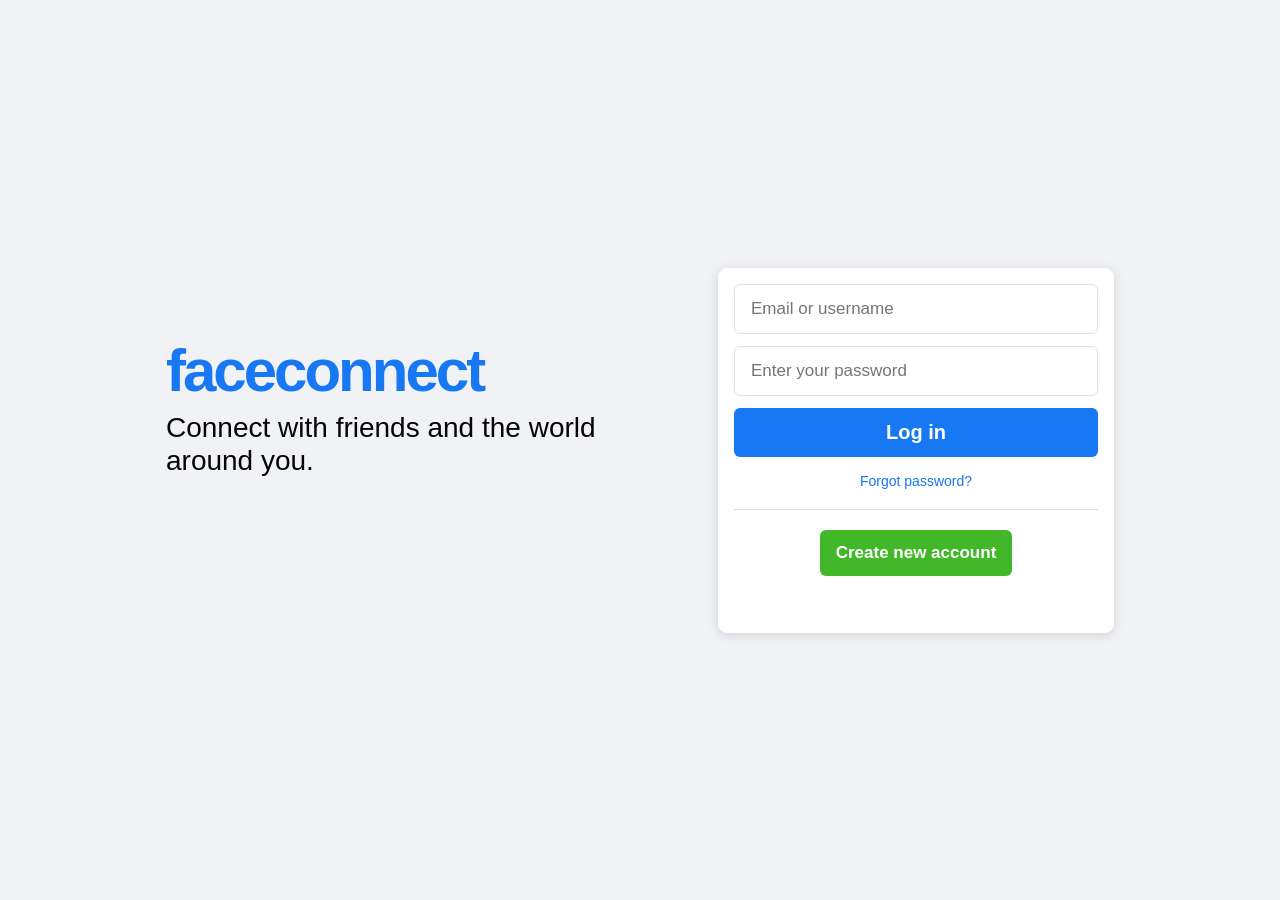
<file: src/main/resources/static/index.html>
<!doctype html>
<html lang="en">
<head>
  <meta charset="UTF-8" />
  <meta name="viewport" content="width=device-width, initial-scale=1.0" />
  <title>FaceConnect</title>
  <link rel="stylesheet" href="styles.css" />
</head>
<body>
  <main id="authView" class="auth-page">
    <section class="brand-panel">
      <h1>faceconnect</h1>
      <p>Connect with friends and the world around you.</p>
    </section>
    <section class="auth-card">
      <h2 class="mobile-login-title">Log in to FaceConnect</h2>
      <form id="loginForm">
        <input id="loginUser" aria-label="Email or username" placeholder="Email or username" required />
        <input id="loginPassword" aria-label="Password" type="password" placeholder="Enter your password" required />
        <button class="primary" type="submit">Log in</button>
        <a href="#" id="forgotPassword">Forgot password?</a>
        <hr />
        <button class="create" id="showSignup" type="button">Create new account</button>
      </form>
      <p id="authMessage" class="message"></p>
      <p class="mobile-brand">∞ <strong>FaceConnect</strong></p>
    </section>
  </main>

  <div id="signupModal" class="modal hidden" role="dialog" aria-modal="true">
    <form id="signupForm" class="signup-card">
      <button class="close" type="button" data-close>×</button>
      <h2>Create a new account</h2><p>It's quick and easy.</p>
      <div class="names"><input id="firstName" placeholder="First name" required /><input id="lastName" placeholder="Surname" required /></div>
      <input id="signupEmail" type="email" placeholder="Email address" required />
      <input id="signupPassword" type="password" minlength="8" placeholder="New password (8+ characters)" required />
      <button class="primary" type="submit">Sign up</button>
    </form>
  </div>
  <div id="resetModal" class="modal hidden" role="dialog" aria-modal="true"><form id="resetForm" class="signup-card password-reset"><button class="close" type="button" data-close>×</button><h2>Choose a password</h2><p class="password-rule">Your password must have at least 6 letters, numbers and symbols (like ! and %).</p><label for="resetUser">Username</label><input id="resetUser" placeholder="Username" required /><label for="resetPassword">Password</label><input id="resetPassword" type="password" placeholder="Password" required /><button class="primary" type="submit">Update password</button><p id="resetMessage" class="message"></p></form></div>

  <div id="appView" class="hidden">
    <header class="topbar">
      <div class="brand"><div class="logo">f</div><b>faceconnect</b></div><div class="search">⌕ <input id="searchInput" placeholder="Search FaceConnect" /></div>
      <nav><button id="navHome" title="Home" class="nav-active"><span>⌂</span><em>Home</em></button><button id="navFriends" title="Friends"><span>♟</span><em>Friends</em></button><button id="navWatch" title="Watch"><span>▶</span><em>Watch</em></button><button id="navMarketplace" title="Marketplace"><span>▰</span><em>Marketplace</em></button></nav>
      <div class="actions"><button id="createButton" title="Create a post">⊕</button><button id="notificationsButton" title="Notifications">♢<i id="notificationBadge">3</i></button><button id="messageButton" title="Messages">✉<i id="messageBadge">2</i></button><button id="logoutButton" class="account-trigger" title="Account menu"><span>G</span><b>⌄</b></button></div>
    </header>
    <div class="layout">
      <aside class="left-menu">
        <button id="profileButton" class="profile-line"><span class="avatar blue">G</span> Gagan</button>
        <button data-view="friends">◉ &nbsp; Friends</button><button data-view="memories">◷ &nbsp; Memories</button><button data-view="saved">▣ &nbsp; Saved</button><button data-view="groups">▦ &nbsp; Groups</button><button data-view="marketplace">▰ &nbsp; Marketplace</button><button data-view="events">◉ &nbsp; Events</button>
      </aside>
      <section class="feed">
        <div class="stories"><article class="story own"><span class="story-add">+</span><b>Create story</b></article><article class="story s1"><b>Bob Jones</b></article><article class="story s2"><b>Carol Ray</b></article><article class="story s3"><b>David Kim</b></article></div>
        <div class="composer"><div class="composer-top"><span class="avatar blue">G</span><button id="openComposer">What's on your mind, Gagan?</button></div><div class="composer-actions"><button>▣ Live video</button><button id="photoButton">▧ Photo/video</button><button id="feelingButton">☺ Feeling/activity</button></div></div>
        <div id="feedPosts"></div>
        <section id="secondaryView" class="secondary-view hidden"></section>
      </section>
      <aside class="right-menu"><h3>Sponsored</h3><div class="ad"><div class="ad-image"></div><b>Discover new ideas</b><small>faceconnect.local</small></div><hr /><h3>Contacts</h3><div class="contact"><span class="online"></span><span class="avatar green">B</span> Bob Jones</div><div class="contact"><span class="online"></span><span class="avatar purple">C</span> Carol Ray</div><div class="contact"><span class="avatar orange">D</span> David Kim</div></aside>
    </div>
  </div>

  <div id="postModal" class="modal hidden" role="dialog" aria-modal="true"><form id="postForm" class="post-card"><button class="close" type="button" data-close>×</button><h2>Create post</h2><div class="post-author"><span class="avatar blue">G</span><b>Gagan</b></div><textarea id="postText" maxlength="500" placeholder="What's on your mind, Gagan?"></textarea><label class="media-picker">▧ Add photo or video<input id="mediaInput" type="file" accept="image/*,video/*" /></label><input id="mediaUrl" type="url" placeholder="Or paste an image/video URL" /><div id="mediaPreview" class="media-preview hidden"></div><button class="primary" type="submit">Post</button></form></div>
  <div id="commentModal" class="modal hidden" role="dialog" aria-modal="true"><form id="commentForm" class="post-card"><button class="close" type="button" data-close>×</button><h2>Comments</h2><div id="commentList" class="comment-list"></div><input id="commentText" placeholder="Write a comment..." required /><button class="primary" type="submit">Comment</button></form></div>
  <div id="messagesPanel" class="floating-panel hidden"><header><b>Messages</b><button data-close-panel="messagesPanel">×</button></header><div id="conversation" class="conversation"></div><form id="messageForm"><input id="messageText" placeholder="Message Bob..." required /><button>Send</button></form></div>
  <div id="notificationsPanel" class="floating-panel hidden"><header><b>Notifications</b><button data-close-panel="notificationsPanel">×</button></header><div id="notificationList"></div></div>
  <div id="accountPanel" class="floating-panel account-panel hidden"><button id="accountCard" class="account-card"><span class="avatar blue">G</span><span><b>Gagan</b><small>See your profile</small></span></button><button id="accountProfile">👤 See your profile</button><button id="settingsButton">⚙ Settings & privacy <span>›</span></button><label class="dark-option">☾ Dark mode <input id="darkMode" type="checkbox" /></label><hr /><button id="confirmLogout">↪ Log out</button></div>
  <div id="settingsPanel" class="floating-panel account-panel hidden"><header><button id="settingsBack">‹</button><b>Settings & privacy</b><span></span></header><button data-setting="Privacy checkup">🔒 Privacy checkup</button><button data-setting="Notification settings">🔔 Notification settings</button><button data-setting="Your activity log">▤ Your activity log</button><button data-setting="Help & support">?</button></div>
  <div id="searchPanel" class="search-panel hidden"></div>
  <div id="toast" class="toast hidden"></div>
  <script src="app.js"></script>
</body>
</html>
</file>
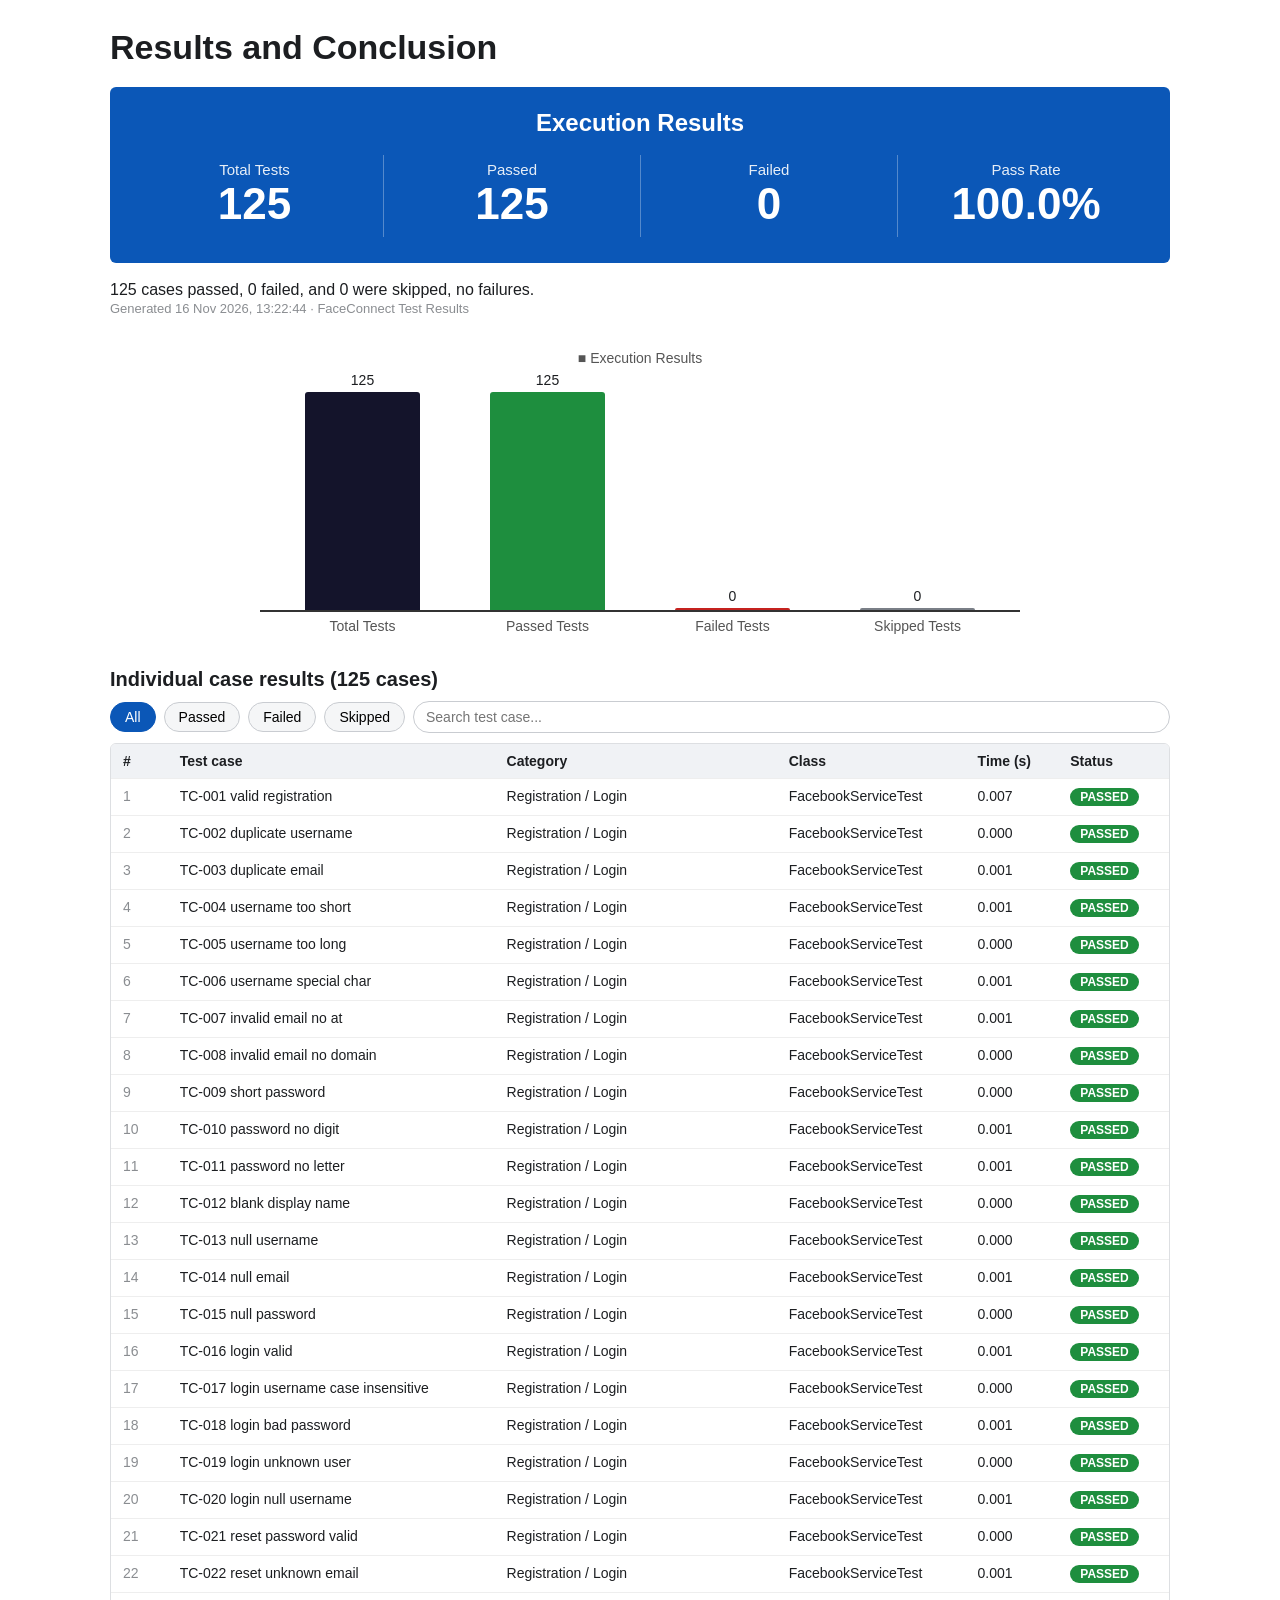
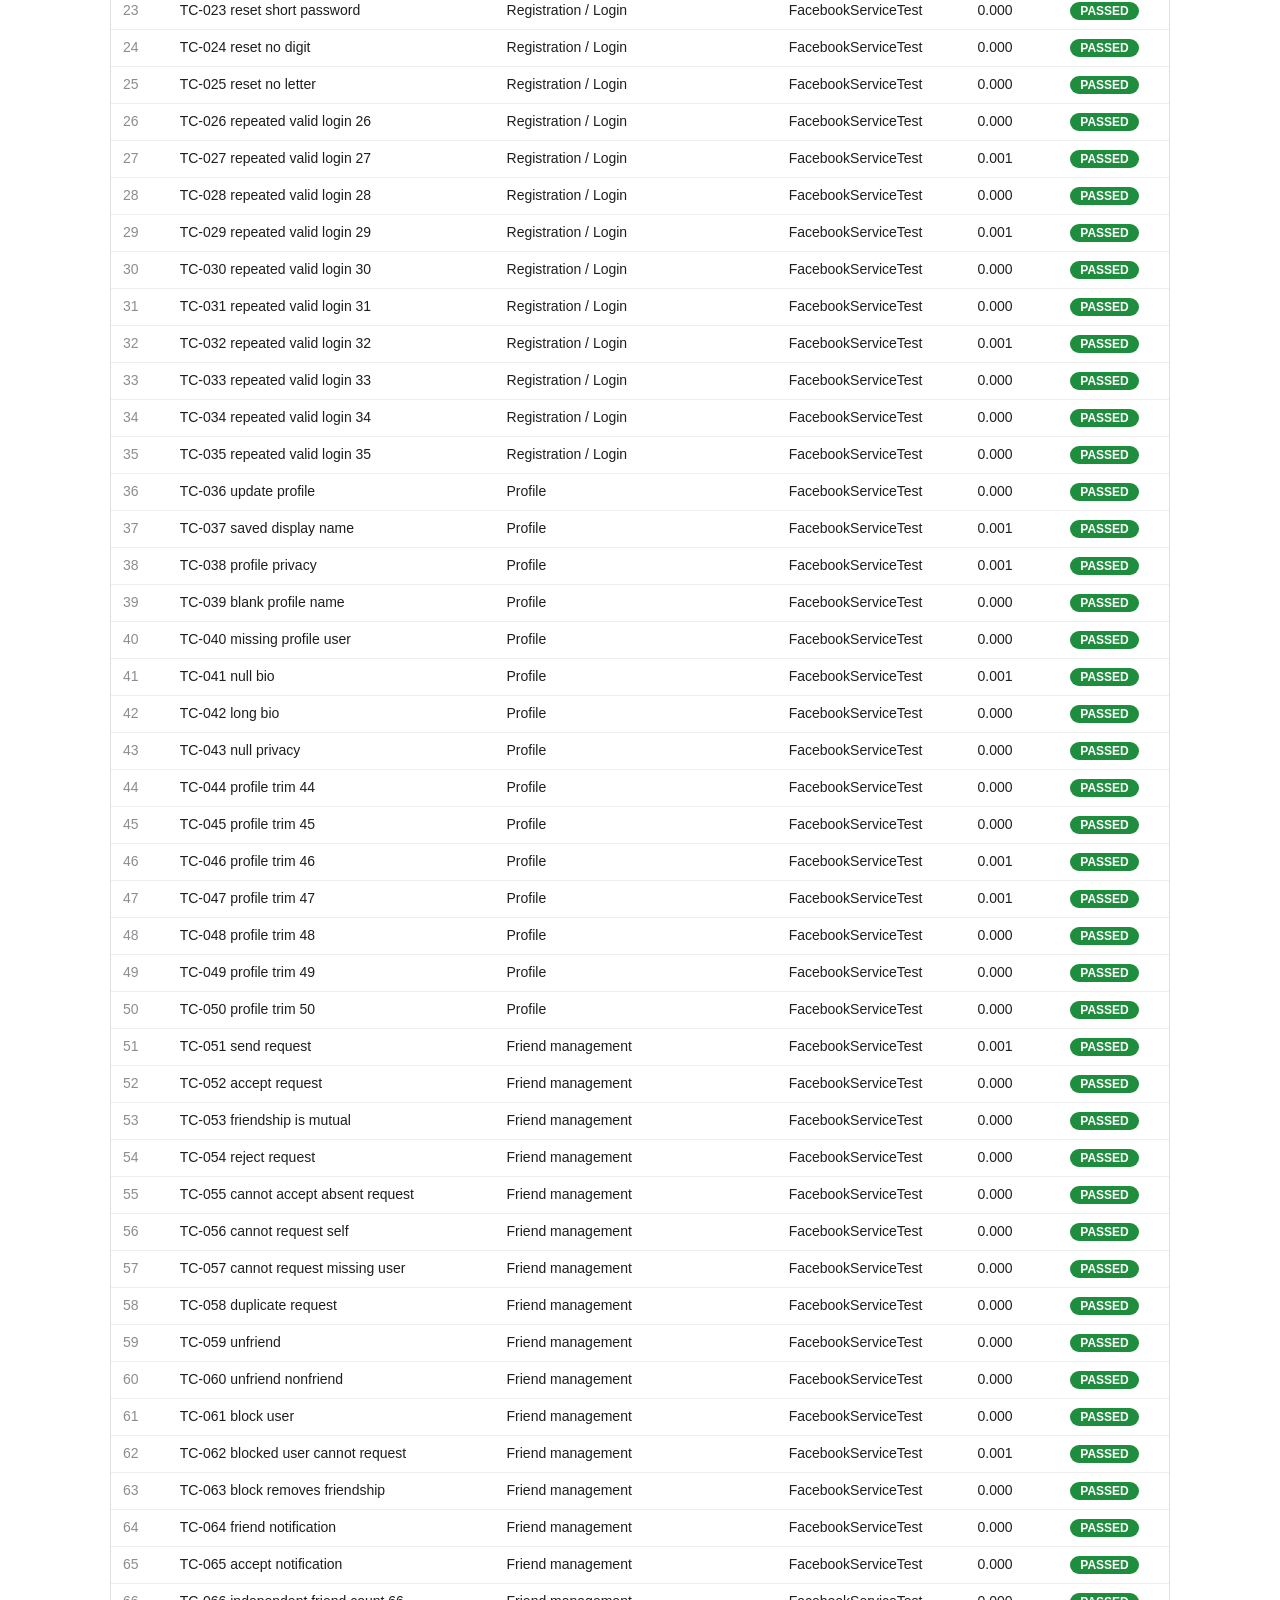
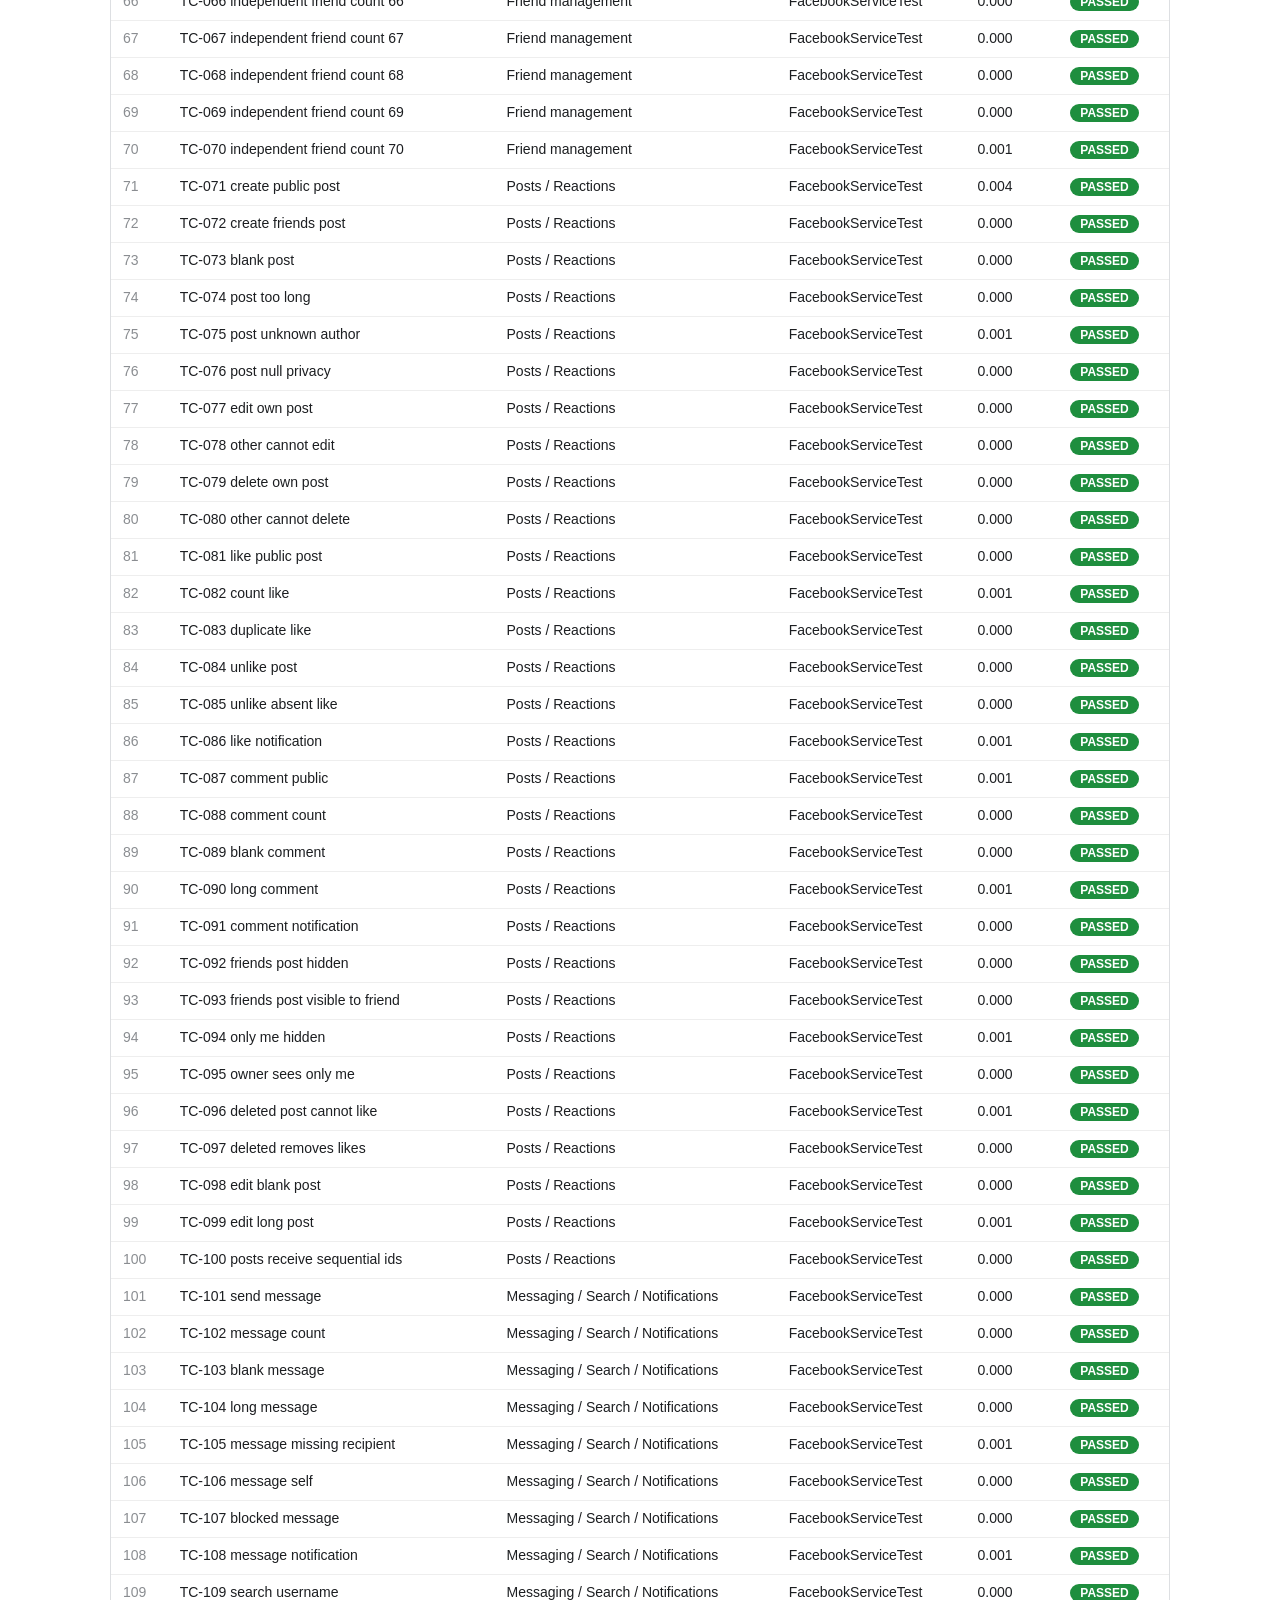
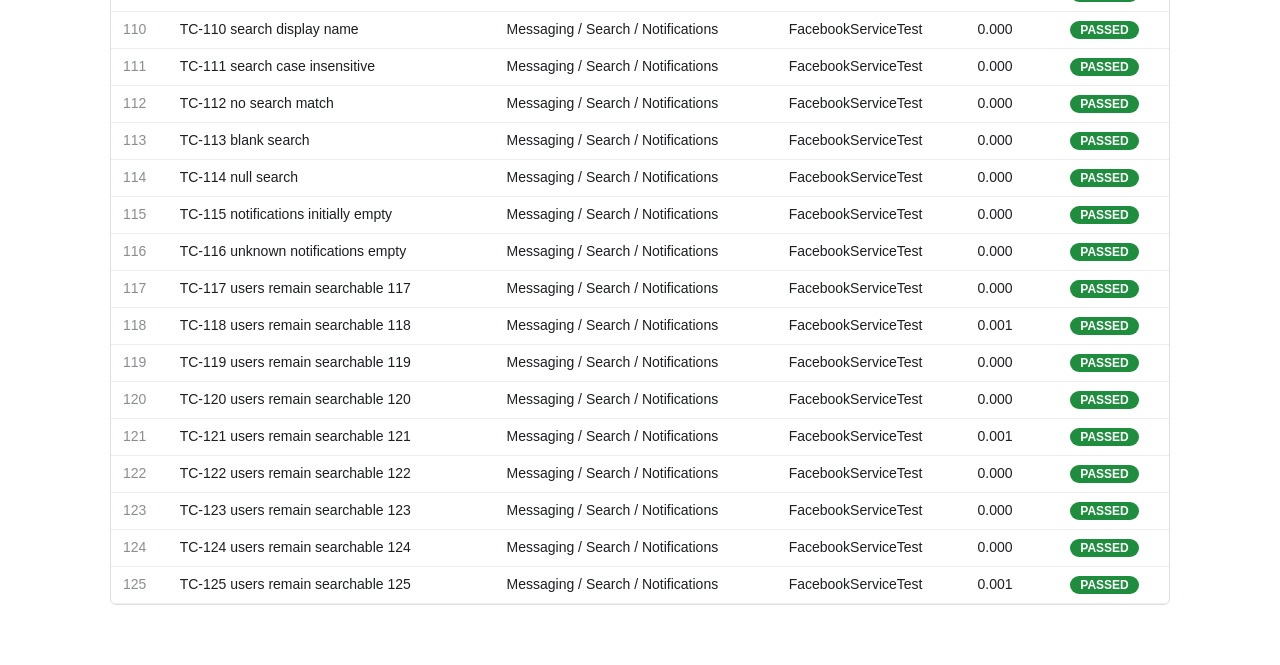
<file: test-report.html>
<!DOCTYPE html>
<html lang="en"><head><meta charset="utf-8">
<meta name="viewport" content="width=device-width, initial-scale=1">
<title>FaceConnect Test Results</title>
<style>
  *{box-sizing:border-box} body{margin:0;font-family:-apple-system,"Segoe UI",Roboto,Arial,sans-serif;color:#1c1e21;background:#fff}
  .wrap{max-width:1100px;margin:0 auto;padding:28px 20px 60px}
  h1{font-size:34px;margin:0 0 20px}
  .banner{background:#0b57b7;color:#fff;border-radius:6px;padding:22px 16px 26px;text-align:center}
  .banner h2{margin:0 0 18px;font-size:24px}
  .stats{display:flex;justify-content:center;flex-wrap:wrap}
  .stat{flex:1 1 140px;max-width:260px;padding:6px 10px;border-left:1px solid rgba(255,255,255,.3)}
  .stat:first-child{border-left:0}
  .stat .l{font-size:15px;opacity:.9} .stat .v{font-size:44px;font-weight:700;line-height:1.2}
  .summary{margin:18px 0 2px;font-size:16px} .stamp{color:#8a8d91;font-size:13px}
  .chart{margin:34px auto 10px;max-width:760px}
  .legend{text-align:center;font-size:14px;color:#555;margin-bottom:6px}
  .bars{display:flex;align-items:flex-end;justify-content:space-around;height:240px;border-bottom:2px solid #333;padding:0 10px}
  .bcol{flex:1;display:flex;flex-direction:column;align-items:center;justify-content:flex-end;height:100%}
  .bnum{font-size:14px;margin-bottom:4px} .bar{width:62%;border-radius:3px 3px 0 0;min-height:2px}
  .labels{display:flex;justify-content:space-around;padding:6px 10px 0;font-size:14px;color:#555}
  .labels div{flex:1;text-align:center}
  h3{margin:34px 0 10px;font-size:20px}
  .tools{display:flex;gap:8px;flex-wrap:wrap;align-items:center;margin-bottom:10px}
  .tools button{border:1px solid #c9ccd1;background:#f5f6f7;border-radius:18px;padding:6px 14px;cursor:pointer;font-size:14px}
  .tools button.on{background:#0b57b7;border-color:#0b57b7;color:#fff}
  .tools input{flex:1;min-width:180px;padding:7px 12px;border:1px solid #c9ccd1;border-radius:18px;font-size:14px}
  .tblwrap{overflow-x:auto;border:1px solid #dddfe2;border-radius:6px}
  table{border-collapse:collapse;width:100%;font-size:14px} th,td{padding:9px 12px;text-align:left;border-bottom:1px solid #eee;vertical-align:top}
  th{background:#f0f2f5;position:sticky;top:0} tr:hover td{background:#fafbfc}
  .badge{display:inline-block;padding:2px 10px;border-radius:12px;font-size:12px;font-weight:700;color:#fff}
  .passed{background:#1e8e3e} .failed{background:#c5221f} .skipped{background:#7a7f87}
  .detail{color:#c5221f;font-size:12px;margin-top:4px;white-space:pre-wrap}
  .muted{color:#8a8d91}
</style></head><body><div class="wrap">
<h1>Results and Conclusion</h1>
<div class="banner"><h2>Execution Results</h2>
  <div class="stats">
    <div class="stat"><div class="l">Total Tests</div><div class="v">125</div></div>
    <div class="stat"><div class="l">Passed</div><div class="v">125</div></div>
    <div class="stat"><div class="l">Failed</div><div class="v">0</div></div>
    <div class="stat"><div class="l">Pass Rate</div><div class="v">100.0%</div></div>
  </div></div>
<p class="summary">125 cases passed, 0 failed, and 0 were skipped, no failures.</p>
<div class="stamp">Generated 16 Nov 2026, 13:22:44 &middot; FaceConnect Test Results</div>

<div class="chart"><div class="legend">&#9632; Execution Results</div>
  <div class="bars">
    <div class="bcol"><div class="bnum">125</div><div class="bar" style="height:100.0%;background:#14142b"></div></div>
    <div class="bcol"><div class="bnum">125</div><div class="bar" style="height:100.0%;background:#1e8e3e"></div></div>
    <div class="bcol"><div class="bnum">0</div><div class="bar" style="height:0%;background:#c5221f"></div></div>
    <div class="bcol"><div class="bnum">0</div><div class="bar" style="height:0%;background:#7a7f87"></div></div>
  </div>
  <div class="labels"><div>Total Tests</div><div>Passed Tests</div><div>Failed Tests</div><div>Skipped Tests</div></div>
</div>

<h3>Individual case results (125 cases)</h3>
<div class="tools">
  <button class="on" data-f="all">All</button><button data-f="passed">Passed</button>
  <button data-f="failed">Failed</button><button data-f="skipped">Skipped</button>
  <input id="q" placeholder="Search test case...">
</div>
<div class="tblwrap"><table id="t"><thead><tr><th>#</th><th>Test case</th><th>Category</th><th>Class</th><th>Time (s)</th><th>Status</th></tr></thead>
<tbody>
<tr data-s="passed"><td class="muted">1</td><td>TC-001 valid registration</td><td>Registration / Login</td><td>FacebookServiceTest</td><td>0.007</td><td><span class="badge passed">PASSED</span></td></tr>
<tr data-s="passed"><td class="muted">2</td><td>TC-002 duplicate username</td><td>Registration / Login</td><td>FacebookServiceTest</td><td>0.000</td><td><span class="badge passed">PASSED</span></td></tr>
<tr data-s="passed"><td class="muted">3</td><td>TC-003 duplicate email</td><td>Registration / Login</td><td>FacebookServiceTest</td><td>0.001</td><td><span class="badge passed">PASSED</span></td></tr>
<tr data-s="passed"><td class="muted">4</td><td>TC-004 username too short</td><td>Registration / Login</td><td>FacebookServiceTest</td><td>0.001</td><td><span class="badge passed">PASSED</span></td></tr>
<tr data-s="passed"><td class="muted">5</td><td>TC-005 username too long</td><td>Registration / Login</td><td>FacebookServiceTest</td><td>0.000</td><td><span class="badge passed">PASSED</span></td></tr>
<tr data-s="passed"><td class="muted">6</td><td>TC-006 username special char</td><td>Registration / Login</td><td>FacebookServiceTest</td><td>0.001</td><td><span class="badge passed">PASSED</span></td></tr>
<tr data-s="passed"><td class="muted">7</td><td>TC-007 invalid email no at</td><td>Registration / Login</td><td>FacebookServiceTest</td><td>0.001</td><td><span class="badge passed">PASSED</span></td></tr>
<tr data-s="passed"><td class="muted">8</td><td>TC-008 invalid email no domain</td><td>Registration / Login</td><td>FacebookServiceTest</td><td>0.000</td><td><span class="badge passed">PASSED</span></td></tr>
<tr data-s="passed"><td class="muted">9</td><td>TC-009 short password</td><td>Registration / Login</td><td>FacebookServiceTest</td><td>0.000</td><td><span class="badge passed">PASSED</span></td></tr>
<tr data-s="passed"><td class="muted">10</td><td>TC-010 password no digit</td><td>Registration / Login</td><td>FacebookServiceTest</td><td>0.001</td><td><span class="badge passed">PASSED</span></td></tr>
<tr data-s="passed"><td class="muted">11</td><td>TC-011 password no letter</td><td>Registration / Login</td><td>FacebookServiceTest</td><td>0.001</td><td><span class="badge passed">PASSED</span></td></tr>
<tr data-s="passed"><td class="muted">12</td><td>TC-012 blank display name</td><td>Registration / Login</td><td>FacebookServiceTest</td><td>0.000</td><td><span class="badge passed">PASSED</span></td></tr>
<tr data-s="passed"><td class="muted">13</td><td>TC-013 null username</td><td>Registration / Login</td><td>FacebookServiceTest</td><td>0.000</td><td><span class="badge passed">PASSED</span></td></tr>
<tr data-s="passed"><td class="muted">14</td><td>TC-014 null email</td><td>Registration / Login</td><td>FacebookServiceTest</td><td>0.001</td><td><span class="badge passed">PASSED</span></td></tr>
<tr data-s="passed"><td class="muted">15</td><td>TC-015 null password</td><td>Registration / Login</td><td>FacebookServiceTest</td><td>0.000</td><td><span class="badge passed">PASSED</span></td></tr>
<tr data-s="passed"><td class="muted">16</td><td>TC-016 login valid</td><td>Registration / Login</td><td>FacebookServiceTest</td><td>0.001</td><td><span class="badge passed">PASSED</span></td></tr>
<tr data-s="passed"><td class="muted">17</td><td>TC-017 login username case insensitive</td><td>Registration / Login</td><td>FacebookServiceTest</td><td>0.000</td><td><span class="badge passed">PASSED</span></td></tr>
<tr data-s="passed"><td class="muted">18</td><td>TC-018 login bad password</td><td>Registration / Login</td><td>FacebookServiceTest</td><td>0.001</td><td><span class="badge passed">PASSED</span></td></tr>
<tr data-s="passed"><td class="muted">19</td><td>TC-019 login unknown user</td><td>Registration / Login</td><td>FacebookServiceTest</td><td>0.000</td><td><span class="badge passed">PASSED</span></td></tr>
<tr data-s="passed"><td class="muted">20</td><td>TC-020 login null username</td><td>Registration / Login</td><td>FacebookServiceTest</td><td>0.001</td><td><span class="badge passed">PASSED</span></td></tr>
<tr data-s="passed"><td class="muted">21</td><td>TC-021 reset password valid</td><td>Registration / Login</td><td>FacebookServiceTest</td><td>0.000</td><td><span class="badge passed">PASSED</span></td></tr>
<tr data-s="passed"><td class="muted">22</td><td>TC-022 reset unknown email</td><td>Registration / Login</td><td>FacebookServiceTest</td><td>0.001</td><td><span class="badge passed">PASSED</span></td></tr>
<tr data-s="passed"><td class="muted">23</td><td>TC-023 reset short password</td><td>Registration / Login</td><td>FacebookServiceTest</td><td>0.000</td><td><span class="badge passed">PASSED</span></td></tr>
<tr data-s="passed"><td class="muted">24</td><td>TC-024 reset no digit</td><td>Registration / Login</td><td>FacebookServiceTest</td><td>0.000</td><td><span class="badge passed">PASSED</span></td></tr>
<tr data-s="passed"><td class="muted">25</td><td>TC-025 reset no letter</td><td>Registration / Login</td><td>FacebookServiceTest</td><td>0.000</td><td><span class="badge passed">PASSED</span></td></tr>
<tr data-s="passed"><td class="muted">26</td><td>TC-026 repeated valid login 26</td><td>Registration / Login</td><td>FacebookServiceTest</td><td>0.000</td><td><span class="badge passed">PASSED</span></td></tr>
<tr data-s="passed"><td class="muted">27</td><td>TC-027 repeated valid login 27</td><td>Registration / Login</td><td>FacebookServiceTest</td><td>0.001</td><td><span class="badge passed">PASSED</span></td></tr>
<tr data-s="passed"><td class="muted">28</td><td>TC-028 repeated valid login 28</td><td>Registration / Login</td><td>FacebookServiceTest</td><td>0.000</td><td><span class="badge passed">PASSED</span></td></tr>
<tr data-s="passed"><td class="muted">29</td><td>TC-029 repeated valid login 29</td><td>Registration / Login</td><td>FacebookServiceTest</td><td>0.001</td><td><span class="badge passed">PASSED</span></td></tr>
<tr data-s="passed"><td class="muted">30</td><td>TC-030 repeated valid login 30</td><td>Registration / Login</td><td>FacebookServiceTest</td><td>0.000</td><td><span class="badge passed">PASSED</span></td></tr>
<tr data-s="passed"><td class="muted">31</td><td>TC-031 repeated valid login 31</td><td>Registration / Login</td><td>FacebookServiceTest</td><td>0.000</td><td><span class="badge passed">PASSED</span></td></tr>
<tr data-s="passed"><td class="muted">32</td><td>TC-032 repeated valid login 32</td><td>Registration / Login</td><td>FacebookServiceTest</td><td>0.001</td><td><span class="badge passed">PASSED</span></td></tr>
<tr data-s="passed"><td class="muted">33</td><td>TC-033 repeated valid login 33</td><td>Registration / Login</td><td>FacebookServiceTest</td><td>0.000</td><td><span class="badge passed">PASSED</span></td></tr>
<tr data-s="passed"><td class="muted">34</td><td>TC-034 repeated valid login 34</td><td>Registration / Login</td><td>FacebookServiceTest</td><td>0.000</td><td><span class="badge passed">PASSED</span></td></tr>
<tr data-s="passed"><td class="muted">35</td><td>TC-035 repeated valid login 35</td><td>Registration / Login</td><td>FacebookServiceTest</td><td>0.000</td><td><span class="badge passed">PASSED</span></td></tr>
<tr data-s="passed"><td class="muted">36</td><td>TC-036 update profile</td><td>Profile</td><td>FacebookServiceTest</td><td>0.000</td><td><span class="badge passed">PASSED</span></td></tr>
<tr data-s="passed"><td class="muted">37</td><td>TC-037 saved display name</td><td>Profile</td><td>FacebookServiceTest</td><td>0.001</td><td><span class="badge passed">PASSED</span></td></tr>
<tr data-s="passed"><td class="muted">38</td><td>TC-038 profile privacy</td><td>Profile</td><td>FacebookServiceTest</td><td>0.001</td><td><span class="badge passed">PASSED</span></td></tr>
<tr data-s="passed"><td class="muted">39</td><td>TC-039 blank profile name</td><td>Profile</td><td>FacebookServiceTest</td><td>0.000</td><td><span class="badge passed">PASSED</span></td></tr>
<tr data-s="passed"><td class="muted">40</td><td>TC-040 missing profile user</td><td>Profile</td><td>FacebookServiceTest</td><td>0.000</td><td><span class="badge passed">PASSED</span></td></tr>
<tr data-s="passed"><td class="muted">41</td><td>TC-041 null bio</td><td>Profile</td><td>FacebookServiceTest</td><td>0.001</td><td><span class="badge passed">PASSED</span></td></tr>
<tr data-s="passed"><td class="muted">42</td><td>TC-042 long bio</td><td>Profile</td><td>FacebookServiceTest</td><td>0.000</td><td><span class="badge passed">PASSED</span></td></tr>
<tr data-s="passed"><td class="muted">43</td><td>TC-043 null privacy</td><td>Profile</td><td>FacebookServiceTest</td><td>0.000</td><td><span class="badge passed">PASSED</span></td></tr>
<tr data-s="passed"><td class="muted">44</td><td>TC-044 profile trim 44</td><td>Profile</td><td>FacebookServiceTest</td><td>0.000</td><td><span class="badge passed">PASSED</span></td></tr>
<tr data-s="passed"><td class="muted">45</td><td>TC-045 profile trim 45</td><td>Profile</td><td>FacebookServiceTest</td><td>0.000</td><td><span class="badge passed">PASSED</span></td></tr>
<tr data-s="passed"><td class="muted">46</td><td>TC-046 profile trim 46</td><td>Profile</td><td>FacebookServiceTest</td><td>0.001</td><td><span class="badge passed">PASSED</span></td></tr>
<tr data-s="passed"><td class="muted">47</td><td>TC-047 profile trim 47</td><td>Profile</td><td>FacebookServiceTest</td><td>0.001</td><td><span class="badge passed">PASSED</span></td></tr>
<tr data-s="passed"><td class="muted">48</td><td>TC-048 profile trim 48</td><td>Profile</td><td>FacebookServiceTest</td><td>0.000</td><td><span class="badge passed">PASSED</span></td></tr>
<tr data-s="passed"><td class="muted">49</td><td>TC-049 profile trim 49</td><td>Profile</td><td>FacebookServiceTest</td><td>0.000</td><td><span class="badge passed">PASSED</span></td></tr>
<tr data-s="passed"><td class="muted">50</td><td>TC-050 profile trim 50</td><td>Profile</td><td>FacebookServiceTest</td><td>0.000</td><td><span class="badge passed">PASSED</span></td></tr>
<tr data-s="passed"><td class="muted">51</td><td>TC-051 send request</td><td>Friend management</td><td>FacebookServiceTest</td><td>0.001</td><td><span class="badge passed">PASSED</span></td></tr>
<tr data-s="passed"><td class="muted">52</td><td>TC-052 accept request</td><td>Friend management</td><td>FacebookServiceTest</td><td>0.000</td><td><span class="badge passed">PASSED</span></td></tr>
<tr data-s="passed"><td class="muted">53</td><td>TC-053 friendship is mutual</td><td>Friend management</td><td>FacebookServiceTest</td><td>0.000</td><td><span class="badge passed">PASSED</span></td></tr>
<tr data-s="passed"><td class="muted">54</td><td>TC-054 reject request</td><td>Friend management</td><td>FacebookServiceTest</td><td>0.000</td><td><span class="badge passed">PASSED</span></td></tr>
<tr data-s="passed"><td class="muted">55</td><td>TC-055 cannot accept absent request</td><td>Friend management</td><td>FacebookServiceTest</td><td>0.000</td><td><span class="badge passed">PASSED</span></td></tr>
<tr data-s="passed"><td class="muted">56</td><td>TC-056 cannot request self</td><td>Friend management</td><td>FacebookServiceTest</td><td>0.000</td><td><span class="badge passed">PASSED</span></td></tr>
<tr data-s="passed"><td class="muted">57</td><td>TC-057 cannot request missing user</td><td>Friend management</td><td>FacebookServiceTest</td><td>0.000</td><td><span class="badge passed">PASSED</span></td></tr>
<tr data-s="passed"><td class="muted">58</td><td>TC-058 duplicate request</td><td>Friend management</td><td>FacebookServiceTest</td><td>0.000</td><td><span class="badge passed">PASSED</span></td></tr>
<tr data-s="passed"><td class="muted">59</td><td>TC-059 unfriend</td><td>Friend management</td><td>FacebookServiceTest</td><td>0.000</td><td><span class="badge passed">PASSED</span></td></tr>
<tr data-s="passed"><td class="muted">60</td><td>TC-060 unfriend nonfriend</td><td>Friend management</td><td>FacebookServiceTest</td><td>0.000</td><td><span class="badge passed">PASSED</span></td></tr>
<tr data-s="passed"><td class="muted">61</td><td>TC-061 block user</td><td>Friend management</td><td>FacebookServiceTest</td><td>0.000</td><td><span class="badge passed">PASSED</span></td></tr>
<tr data-s="passed"><td class="muted">62</td><td>TC-062 blocked user cannot request</td><td>Friend management</td><td>FacebookServiceTest</td><td>0.001</td><td><span class="badge passed">PASSED</span></td></tr>
<tr data-s="passed"><td class="muted">63</td><td>TC-063 block removes friendship</td><td>Friend management</td><td>FacebookServiceTest</td><td>0.000</td><td><span class="badge passed">PASSED</span></td></tr>
<tr data-s="passed"><td class="muted">64</td><td>TC-064 friend notification</td><td>Friend management</td><td>FacebookServiceTest</td><td>0.000</td><td><span class="badge passed">PASSED</span></td></tr>
<tr data-s="passed"><td class="muted">65</td><td>TC-065 accept notification</td><td>Friend management</td><td>FacebookServiceTest</td><td>0.000</td><td><span class="badge passed">PASSED</span></td></tr>
<tr data-s="passed"><td class="muted">66</td><td>TC-066 independent friend count 66</td><td>Friend management</td><td>FacebookServiceTest</td><td>0.000</td><td><span class="badge passed">PASSED</span></td></tr>
<tr data-s="passed"><td class="muted">67</td><td>TC-067 independent friend count 67</td><td>Friend management</td><td>FacebookServiceTest</td><td>0.000</td><td><span class="badge passed">PASSED</span></td></tr>
<tr data-s="passed"><td class="muted">68</td><td>TC-068 independent friend count 68</td><td>Friend management</td><td>FacebookServiceTest</td><td>0.000</td><td><span class="badge passed">PASSED</span></td></tr>
<tr data-s="passed"><td class="muted">69</td><td>TC-069 independent friend count 69</td><td>Friend management</td><td>FacebookServiceTest</td><td>0.000</td><td><span class="badge passed">PASSED</span></td></tr>
<tr data-s="passed"><td class="muted">70</td><td>TC-070 independent friend count 70</td><td>Friend management</td><td>FacebookServiceTest</td><td>0.001</td><td><span class="badge passed">PASSED</span></td></tr>
<tr data-s="passed"><td class="muted">71</td><td>TC-071 create public post</td><td>Posts / Reactions</td><td>FacebookServiceTest</td><td>0.004</td><td><span class="badge passed">PASSED</span></td></tr>
<tr data-s="passed"><td class="muted">72</td><td>TC-072 create friends post</td><td>Posts / Reactions</td><td>FacebookServiceTest</td><td>0.000</td><td><span class="badge passed">PASSED</span></td></tr>
<tr data-s="passed"><td class="muted">73</td><td>TC-073 blank post</td><td>Posts / Reactions</td><td>FacebookServiceTest</td><td>0.000</td><td><span class="badge passed">PASSED</span></td></tr>
<tr data-s="passed"><td class="muted">74</td><td>TC-074 post too long</td><td>Posts / Reactions</td><td>FacebookServiceTest</td><td>0.000</td><td><span class="badge passed">PASSED</span></td></tr>
<tr data-s="passed"><td class="muted">75</td><td>TC-075 post unknown author</td><td>Posts / Reactions</td><td>FacebookServiceTest</td><td>0.001</td><td><span class="badge passed">PASSED</span></td></tr>
<tr data-s="passed"><td class="muted">76</td><td>TC-076 post null privacy</td><td>Posts / Reactions</td><td>FacebookServiceTest</td><td>0.000</td><td><span class="badge passed">PASSED</span></td></tr>
<tr data-s="passed"><td class="muted">77</td><td>TC-077 edit own post</td><td>Posts / Reactions</td><td>FacebookServiceTest</td><td>0.000</td><td><span class="badge passed">PASSED</span></td></tr>
<tr data-s="passed"><td class="muted">78</td><td>TC-078 other cannot edit</td><td>Posts / Reactions</td><td>FacebookServiceTest</td><td>0.000</td><td><span class="badge passed">PASSED</span></td></tr>
<tr data-s="passed"><td class="muted">79</td><td>TC-079 delete own post</td><td>Posts / Reactions</td><td>FacebookServiceTest</td><td>0.000</td><td><span class="badge passed">PASSED</span></td></tr>
<tr data-s="passed"><td class="muted">80</td><td>TC-080 other cannot delete</td><td>Posts / Reactions</td><td>FacebookServiceTest</td><td>0.000</td><td><span class="badge passed">PASSED</span></td></tr>
<tr data-s="passed"><td class="muted">81</td><td>TC-081 like public post</td><td>Posts / Reactions</td><td>FacebookServiceTest</td><td>0.000</td><td><span class="badge passed">PASSED</span></td></tr>
<tr data-s="passed"><td class="muted">82</td><td>TC-082 count like</td><td>Posts / Reactions</td><td>FacebookServiceTest</td><td>0.001</td><td><span class="badge passed">PASSED</span></td></tr>
<tr data-s="passed"><td class="muted">83</td><td>TC-083 duplicate like</td><td>Posts / Reactions</td><td>FacebookServiceTest</td><td>0.000</td><td><span class="badge passed">PASSED</span></td></tr>
<tr data-s="passed"><td class="muted">84</td><td>TC-084 unlike post</td><td>Posts / Reactions</td><td>FacebookServiceTest</td><td>0.000</td><td><span class="badge passed">PASSED</span></td></tr>
<tr data-s="passed"><td class="muted">85</td><td>TC-085 unlike absent like</td><td>Posts / Reactions</td><td>FacebookServiceTest</td><td>0.000</td><td><span class="badge passed">PASSED</span></td></tr>
<tr data-s="passed"><td class="muted">86</td><td>TC-086 like notification</td><td>Posts / Reactions</td><td>FacebookServiceTest</td><td>0.001</td><td><span class="badge passed">PASSED</span></td></tr>
<tr data-s="passed"><td class="muted">87</td><td>TC-087 comment public</td><td>Posts / Reactions</td><td>FacebookServiceTest</td><td>0.001</td><td><span class="badge passed">PASSED</span></td></tr>
<tr data-s="passed"><td class="muted">88</td><td>TC-088 comment count</td><td>Posts / Reactions</td><td>FacebookServiceTest</td><td>0.000</td><td><span class="badge passed">PASSED</span></td></tr>
<tr data-s="passed"><td class="muted">89</td><td>TC-089 blank comment</td><td>Posts / Reactions</td><td>FacebookServiceTest</td><td>0.000</td><td><span class="badge passed">PASSED</span></td></tr>
<tr data-s="passed"><td class="muted">90</td><td>TC-090 long comment</td><td>Posts / Reactions</td><td>FacebookServiceTest</td><td>0.001</td><td><span class="badge passed">PASSED</span></td></tr>
<tr data-s="passed"><td class="muted">91</td><td>TC-091 comment notification</td><td>Posts / Reactions</td><td>FacebookServiceTest</td><td>0.000</td><td><span class="badge passed">PASSED</span></td></tr>
<tr data-s="passed"><td class="muted">92</td><td>TC-092 friends post hidden</td><td>Posts / Reactions</td><td>FacebookServiceTest</td><td>0.000</td><td><span class="badge passed">PASSED</span></td></tr>
<tr data-s="passed"><td class="muted">93</td><td>TC-093 friends post visible to friend</td><td>Posts / Reactions</td><td>FacebookServiceTest</td><td>0.000</td><td><span class="badge passed">PASSED</span></td></tr>
<tr data-s="passed"><td class="muted">94</td><td>TC-094 only me hidden</td><td>Posts / Reactions</td><td>FacebookServiceTest</td><td>0.001</td><td><span class="badge passed">PASSED</span></td></tr>
<tr data-s="passed"><td class="muted">95</td><td>TC-095 owner sees only me</td><td>Posts / Reactions</td><td>FacebookServiceTest</td><td>0.000</td><td><span class="badge passed">PASSED</span></td></tr>
<tr data-s="passed"><td class="muted">96</td><td>TC-096 deleted post cannot like</td><td>Posts / Reactions</td><td>FacebookServiceTest</td><td>0.001</td><td><span class="badge passed">PASSED</span></td></tr>
<tr data-s="passed"><td class="muted">97</td><td>TC-097 deleted removes likes</td><td>Posts / Reactions</td><td>FacebookServiceTest</td><td>0.000</td><td><span class="badge passed">PASSED</span></td></tr>
<tr data-s="passed"><td class="muted">98</td><td>TC-098 edit blank post</td><td>Posts / Reactions</td><td>FacebookServiceTest</td><td>0.000</td><td><span class="badge passed">PASSED</span></td></tr>
<tr data-s="passed"><td class="muted">99</td><td>TC-099 edit long post</td><td>Posts / Reactions</td><td>FacebookServiceTest</td><td>0.001</td><td><span class="badge passed">PASSED</span></td></tr>
<tr data-s="passed"><td class="muted">100</td><td>TC-100 posts receive sequential ids</td><td>Posts / Reactions</td><td>FacebookServiceTest</td><td>0.000</td><td><span class="badge passed">PASSED</span></td></tr>
<tr data-s="passed"><td class="muted">101</td><td>TC-101 send message</td><td>Messaging / Search / Notifications</td><td>FacebookServiceTest</td><td>0.000</td><td><span class="badge passed">PASSED</span></td></tr>
<tr data-s="passed"><td class="muted">102</td><td>TC-102 message count</td><td>Messaging / Search / Notifications</td><td>FacebookServiceTest</td><td>0.000</td><td><span class="badge passed">PASSED</span></td></tr>
<tr data-s="passed"><td class="muted">103</td><td>TC-103 blank message</td><td>Messaging / Search / Notifications</td><td>FacebookServiceTest</td><td>0.000</td><td><span class="badge passed">PASSED</span></td></tr>
<tr data-s="passed"><td class="muted">104</td><td>TC-104 long message</td><td>Messaging / Search / Notifications</td><td>FacebookServiceTest</td><td>0.000</td><td><span class="badge passed">PASSED</span></td></tr>
<tr data-s="passed"><td class="muted">105</td><td>TC-105 message missing recipient</td><td>Messaging / Search / Notifications</td><td>FacebookServiceTest</td><td>0.001</td><td><span class="badge passed">PASSED</span></td></tr>
<tr data-s="passed"><td class="muted">106</td><td>TC-106 message self</td><td>Messaging / Search / Notifications</td><td>FacebookServiceTest</td><td>0.000</td><td><span class="badge passed">PASSED</span></td></tr>
<tr data-s="passed"><td class="muted">107</td><td>TC-107 blocked message</td><td>Messaging / Search / Notifications</td><td>FacebookServiceTest</td><td>0.000</td><td><span class="badge passed">PASSED</span></td></tr>
<tr data-s="passed"><td class="muted">108</td><td>TC-108 message notification</td><td>Messaging / Search / Notifications</td><td>FacebookServiceTest</td><td>0.001</td><td><span class="badge passed">PASSED</span></td></tr>
<tr data-s="passed"><td class="muted">109</td><td>TC-109 search username</td><td>Messaging / Search / Notifications</td><td>FacebookServiceTest</td><td>0.000</td><td><span class="badge passed">PASSED</span></td></tr>
<tr data-s="passed"><td class="muted">110</td><td>TC-110 search display name</td><td>Messaging / Search / Notifications</td><td>FacebookServiceTest</td><td>0.000</td><td><span class="badge passed">PASSED</span></td></tr>
<tr data-s="passed"><td class="muted">111</td><td>TC-111 search case insensitive</td><td>Messaging / Search / Notifications</td><td>FacebookServiceTest</td><td>0.000</td><td><span class="badge passed">PASSED</span></td></tr>
<tr data-s="passed"><td class="muted">112</td><td>TC-112 no search match</td><td>Messaging / Search / Notifications</td><td>FacebookServiceTest</td><td>0.000</td><td><span class="badge passed">PASSED</span></td></tr>
<tr data-s="passed"><td class="muted">113</td><td>TC-113 blank search</td><td>Messaging / Search / Notifications</td><td>FacebookServiceTest</td><td>0.000</td><td><span class="badge passed">PASSED</span></td></tr>
<tr data-s="passed"><td class="muted">114</td><td>TC-114 null search</td><td>Messaging / Search / Notifications</td><td>FacebookServiceTest</td><td>0.000</td><td><span class="badge passed">PASSED</span></td></tr>
<tr data-s="passed"><td class="muted">115</td><td>TC-115 notifications initially empty</td><td>Messaging / Search / Notifications</td><td>FacebookServiceTest</td><td>0.000</td><td><span class="badge passed">PASSED</span></td></tr>
<tr data-s="passed"><td class="muted">116</td><td>TC-116 unknown notifications empty</td><td>Messaging / Search / Notifications</td><td>FacebookServiceTest</td><td>0.000</td><td><span class="badge passed">PASSED</span></td></tr>
<tr data-s="passed"><td class="muted">117</td><td>TC-117 users remain searchable 117</td><td>Messaging / Search / Notifications</td><td>FacebookServiceTest</td><td>0.000</td><td><span class="badge passed">PASSED</span></td></tr>
<tr data-s="passed"><td class="muted">118</td><td>TC-118 users remain searchable 118</td><td>Messaging / Search / Notifications</td><td>FacebookServiceTest</td><td>0.001</td><td><span class="badge passed">PASSED</span></td></tr>
<tr data-s="passed"><td class="muted">119</td><td>TC-119 users remain searchable 119</td><td>Messaging / Search / Notifications</td><td>FacebookServiceTest</td><td>0.000</td><td><span class="badge passed">PASSED</span></td></tr>
<tr data-s="passed"><td class="muted">120</td><td>TC-120 users remain searchable 120</td><td>Messaging / Search / Notifications</td><td>FacebookServiceTest</td><td>0.000</td><td><span class="badge passed">PASSED</span></td></tr>
<tr data-s="passed"><td class="muted">121</td><td>TC-121 users remain searchable 121</td><td>Messaging / Search / Notifications</td><td>FacebookServiceTest</td><td>0.001</td><td><span class="badge passed">PASSED</span></td></tr>
<tr data-s="passed"><td class="muted">122</td><td>TC-122 users remain searchable 122</td><td>Messaging / Search / Notifications</td><td>FacebookServiceTest</td><td>0.000</td><td><span class="badge passed">PASSED</span></td></tr>
<tr data-s="passed"><td class="muted">123</td><td>TC-123 users remain searchable 123</td><td>Messaging / Search / Notifications</td><td>FacebookServiceTest</td><td>0.000</td><td><span class="badge passed">PASSED</span></td></tr>
<tr data-s="passed"><td class="muted">124</td><td>TC-124 users remain searchable 124</td><td>Messaging / Search / Notifications</td><td>FacebookServiceTest</td><td>0.000</td><td><span class="badge passed">PASSED</span></td></tr>
<tr data-s="passed"><td class="muted">125</td><td>TC-125 users remain searchable 125</td><td>Messaging / Search / Notifications</td><td>FacebookServiceTest</td><td>0.001</td><td><span class="badge passed">PASSED</span></td></tr>
</tbody></table></div>
</div>
<script>
  var f="all", q=document.getElementById("q"), rows=document.querySelectorAll("#t tbody tr");
  function apply(){var s=q.value.toLowerCase();rows.forEach(function(r){
    var ok=(f==="all"||r.dataset.s===f)&&r.textContent.toLowerCase().indexOf(s)>-1;r.style.display=ok?"":"none";});}
  document.querySelectorAll(".tools button").forEach(function(b){b.onclick=function(){
    document.querySelectorAll(".tools button").forEach(function(x){x.classList.remove("on")});
    b.classList.add("on");f=b.dataset.f;apply();};});
  q.oninput=apply;
</script></body></html>
</file>
<file: src/main/resources/static/styles.css>
:root { --blue:#1877f2; --bg:#f0f2f5; --text:#050505; --muted:#65676b; } * { box-sizing:border-box; } body { margin:0; font-family:Arial,Helvetica,sans-serif; color:var(--text); background:var(--bg); } button,input,textarea { font:inherit; } button { cursor:pointer; border:0; } .hidden { display:none!important; }
.auth-page { min-height:100vh; display:flex; align-items:center; justify-content:center; gap:72px; padding:30px; background:#f0f2f5; } .brand-panel { width:480px; margin-top:-80px; } .brand-panel h1 { color:var(--blue); font-size:60px; letter-spacing:-3px; margin:0; } .brand-panel p { font-size:28px; line-height:1.15; margin:7px 0; } .auth-card,.signup-card { width:396px; padding:16px; border-radius:9px; background:white; box-shadow:0 2px 12px #0002; text-align:center; } input,textarea { border:1px solid #dddfe2; border-radius:6px; padding:14px 16px; width:100%; margin-bottom:12px; font-size:17px; } input:focus,textarea:focus { outline:2px solid #b8d5ff; border-color:var(--blue); } .primary { background:var(--blue); color:white; width:100%; padding:13px; border-radius:6px; font-size:20px; font-weight:bold; } .auth-card a { display:block; margin:16px; color:var(--blue); text-decoration:none; font-size:14px; } hr { border:0; border-top:1px solid #dadde1; margin:20px 0; } .create { background:#42b72a; color:white; border-radius:6px; padding:13px 16px; font-size:17px; font-weight:bold; } .demo-hint,.message { color:var(--muted); font-size:13px; } .message { min-height:15px; color:#d93025; }
.mobile-login-title,.mobile-brand{display:none}
.password-reset{text-align:left}.password-reset h2{text-align:center}.password-reset .password-rule{color:#b02d50;text-align:center;font-size:16px;line-height:1.4;margin:16px 4px 24px}.password-reset label{display:block;color:#65676b;font-size:14px;font-weight:bold;margin:10px 0 6px}.password-reset input{border:0;border-bottom:2px solid #c7355b;border-radius:0;padding:10px 2px}.password-reset input:focus{outline:0;border-bottom-color:#0866ff}.password-reset .primary{margin-top:14px}
.modal { position:fixed; z-index:10; inset:0; display:grid; place-items:center; background:#0008; } .signup-card,.post-card { position:relative; width:min(500px,92vw); text-align:left; padding:20px; background:white; border-radius:10px; box-shadow:0 8px 30px #0005; } .signup-card h2,.post-card h2 { margin:0; font-size:28px; }.signup-card p { color:var(--muted); margin-top:4px; }.names { display:flex; gap:10px; }.close { position:absolute; right:15px; top:10px; font-size:29px; color:#606770; background:transparent; }.post-author { display:flex; align-items:center; gap:10px; margin:18px 0; }.post-card textarea { min-height:130px; resize:vertical; border:0; font-size:22px; padding:3px; }
.topbar { height:64px; position:sticky; top:0; z-index:5; display:flex; align-items:center; gap:10px; padding:0 16px; background:#fff; box-shadow:0 1px 3px #0002; }.brand{display:flex;align-items:center;gap:7px;color:#1877f2;font-size:18px;white-space:nowrap}.logo { display:grid; place-items:center; color:white; background:var(--blue); width:40px;height:40px;border-radius:50%;font:bold 35px Arial; }.search { display:flex; align-items:center; background:#f0f2f5; border-radius:22px; padding:0 10px; flex:1; max-width:240px; color:#65676b; }.search input { background:transparent;border:0;margin:0;padding:10px 7px;font-size:14px; }.search input:focus{outline:0;} nav { display:flex; height:100%; gap:5px; margin:auto; } nav button { min-width:92px;background:white;display:flex;flex-direction:column;align-items:center;justify-content:center;gap:2px; font-size:23px; padding:0 16px; color:#65676b; border-bottom:3px solid transparent; }nav button em{font-size:11px;font-style:normal;font-weight:600}.nav-active { color:var(--blue); border-bottom-color:var(--blue); }.actions { display:flex; gap:8px; }.actions button { position:relative;width:38px;height:38px;border-radius:50%;font-size:20px; }.actions i{position:absolute;right:-3px;top:-5px;background:#e41e3f;color:white;border-radius:10px;min-width:16px;padding:1px 4px;font:bold 10px Arial;font-style:normal;}
.layout { max-width:1510px; margin:auto; display:grid; grid-template-columns:300px minmax(500px,680px) 300px; gap:32px; }.left-menu,.right-menu { padding:18px 6px; position:sticky; top:56px; height:calc(100vh - 56px); }.left-menu>div,.left-menu>button { width:100%;text-align:left;padding:11px; font-weight:500; border-radius:8px;background:transparent; }.left-menu>div:hover,.left-menu>button:hover { background:#e4e6eb; }.profile-line { display:flex;align-items:center;gap:10px; }.avatar { display:inline-grid; place-items:center; width:36px;height:36px;border-radius:50%;color:white;font-weight:bold; flex:0 0 auto; }.blue {background:#1d63b8}.green{background:#42b72a}.purple{background:#8d50c7}.orange{background:#e58b25}.feed { padding:20px 0; }.stories { display:grid; grid-template-columns:repeat(4,1fr);gap:8px;height:200px; }.story { position:relative; display:flex;align-items:flex-end; padding:12px; border-radius:10px; overflow:hidden; color:white; background:linear-gradient(#ffffff10,#000b),linear-gradient(135deg,#4e77b9,#162445);background-size:cover; box-shadow:0 1px 2px #0004; }.story:before{content:'';position:absolute;inset:0;background:linear-gradient(135deg,#ffffff18,#0008)}.story b{position:relative;font-size:13px}.story-add{position:absolute;top:11px;left:11px;z-index:1;background:var(--blue);border:4px solid white;width:36px;height:36px;border-radius:50%;text-align:center;font-size:26px;}.s1{background-image:linear-gradient(#ffffff10,#000b),linear-gradient(135deg,#d26769,#55245d)}.s2{background-image:linear-gradient(#ffffff10,#000b),linear-gradient(135deg,#58a690,#163e5c)}.s3{background-image:linear-gradient(#ffffff10,#000b),linear-gradient(135deg,#d19d4d,#663d31)}.composer,.post,.secondary-view { background:#fff;border-radius:9px;box-shadow:0 1px 2px #0002;margin:16px 0;padding:12px 16px; }.composer-top {display:flex;gap:9px;align-items:center;border-bottom:1px solid #ddd;padding-bottom:12px}.composer-top button { background:#f0f2f5;color:#65676b;border-radius:20px;text-align:left;padding:10px 13px;flex:1;}.composer-actions{display:flex;justify-content:space-around;padding-top:7px}.composer-actions button{background:white;color:#65676b;font-weight:bold;padding:8px}.post-head{display:flex;gap:10px;align-items:center}.post small,.ad small{display:block;color:var(--muted);margin-top:3px}.post-text{font-size:16px;line-height:1.35;white-space:pre-wrap;margin:15px 0}.post-image{height:220px;margin:0 -16px;background:linear-gradient(130deg,#478ce1,#c6e0ff);display:grid;place-items:center;color:white;font-size:34px}.post-stats{color:var(--muted);padding:10px 0;border-bottom:1px solid #ddd}.post-buttons{display:flex;justify-content:space-around;padding-top:5px}.post-buttons button{background:white;color:#65676b;padding:8px 20px;font-weight:bold;border-radius:5px}.post-buttons button:hover,.post-buttons .liked{color:var(--blue);background:#f0f2f5}.right-menu h3{font-size:17px;color:#65676b;margin:0 0 12px}.ad{font-size:14px}.ad-image{height:115px;border-radius:8px;background:linear-gradient(135deg,#73b5d9,#e1d3aa);margin-bottom:8px}.contact{display:flex;gap:10px;align-items:center;padding:7px 0}.online{width:9px;height:9px;background:#31a24c;border-radius:50%;margin-right:-14px;align-self:flex-end;z-index:1;border:1px solid white}.toast{position:fixed;z-index:20;bottom:24px;left:50%;transform:translateX(-50%);background:#252f3c;color:white;padding:12px 18px;border-radius:8px;box-shadow:0 3px 12px #0004}.floating-panel{position:fixed;z-index:9;right:18px;top:65px;width:350px;max-height:520px;overflow:auto;background:white;border-radius:10px;box-shadow:0 4px 18px #0004;padding:14px}.floating-panel header{display:flex;justify-content:space-between;font-size:22px;margin-bottom:12px}.floating-panel header button{background:#e4e6eb;border-radius:50%;width:28px;height:28px}.conversation{min-height:240px}.bubble{margin:10px 0;padding:10px;border-radius:12px;background:#e7f3ff;width:max-content;max-width:85%}.bubble.me{margin-left:auto;background:#1877f2;color:white}.floating-panel form{display:flex;gap:6px}.floating-panel form input{margin:0;padding:10px;font-size:14px}.floating-panel form button{background:var(--blue);color:#fff;border-radius:7px;padding:0 12px}.notification{padding:11px 0;border-bottom:1px solid #eee;font-size:14px}.search-panel{position:fixed;z-index:9;top:54px;left:60px;width:290px;background:white;box-shadow:0 3px 12px #0003;border-radius:0 0 9px 9px;padding:12px}.search-result{padding:9px;border-radius:7px}.search-result:hover{background:#f0f2f5}.secondary-view h2{margin-top:0}.friend-grid{display:grid;grid-template-columns:1fr 1fr;gap:12px}.friend-card{border:1px solid #ddd;border-radius:9px;overflow:hidden;padding-bottom:12px}.friend-cover{height:90px;background:linear-gradient(135deg,#5e9ee3,#d2e7ff)}.friend-card b,.friend-card p{margin:9px 11px;display:block}.friend-card button{margin:0 11px;background:#e7f3ff;color:#1877f2;padding:8px;border-radius:6px;font-weight:bold}.comment-list{max-height:220px;overflow:auto;margin-bottom:12px}.comment{padding:8px 10px;background:#f0f2f5;border-radius:12px;margin:7px 0;font-size:14px}
@media(max-width:1050px){.layout{grid-template-columns:220px minmax(420px,680px)}.right-menu{display:none}.auth-page{gap:25px}.brand-panel{width:390px}.brand b{display:none}}@media(max-width:700px){body{background:#fff}.auth-page{display:block;min-height:100vh;padding:38px 40px;background:#fff}.brand-panel{display:none}.auth-card{width:100%;padding:0;box-shadow:none;border-radius:0;text-align:left}.mobile-login-title{display:block;font-size:30px;margin:8px 0 38px;color:#16181c}.auth-card input{height:82px;margin-bottom:20px;padding:15px 34px;border:2px solid #ccd0d5;border-radius:22px;font-size:23px}.auth-card input:focus{outline:3px solid #1877f2;outline-offset:3px;border-color:#6c7278}.auth-card .primary{height:88px;border-radius:45px;font-size:25px;margin:27px 0 21px}.auth-card a{margin:8px 0 130px;text-align:center;color:#16181c;font-size:23px}.auth-card hr{display:none}.create{width:100%;height:82px;background:#fff;color:#1877f2;border:2px solid #1877f2;border-radius:42px;font-size:23px;margin:0}.demo-hint{display:none}.message{font-size:14px;text-align:center}.mobile-brand{display:block;text-align:center;color:#27333d;font-size:23px;margin:48px 0 0}.mobile-brand:first-letter{color:#1877f2;font-size:38px}.left-menu{display:none}.layout{display:block}.feed{padding:8px}.topbar{padding:0 7px}.topbar nav{gap:0;margin:auto}.topbar nav button{min-width:48px;padding:0 7px}.topbar nav button em{display:none}.search{max-width:130px}.brand b{display:none}.stories{height:150px}.actions{display:none}}
.profile-page{margin:0 -18vw;padding:0 18vw 24px;background:var(--bg)}.profile-cover{height:250px;background:linear-gradient(125deg,#0f2f5b,#4798d3 54%,#cfe6f5);border-radius:0 0 10px 10px}.profile-identity{background:#fff;padding:0 18px 16px;border-bottom:1px solid #ddd;display:flex;align-items:flex-end;gap:16px}.profile-avatar{width:150px;height:150px;border:5px solid #fff;border-radius:50%;margin-top:-55px;display:grid;place-items:center;background:#1d63b8;color:white;font-size:58px;font-weight:bold}.profile-name{flex:1}.profile-name h1{margin:0;font-size:31px}.profile-name p{color:var(--muted);font-weight:bold}.profile-actions button,.tabbar button{padding:9px 12px;border-radius:6px;font-weight:bold;margin:3px}.profile-actions button:first-child{background:#1877f2;color:white}.profile-actions button:not(:first-child),.tabbar button{background:#e4e6eb}.tabbar{background:#fff;padding:8px 18px;border-bottom:1px solid #ddd}.profile-content{display:grid;grid-template-columns:40% 1fr;gap:16px;max-width:1000px;margin:16px auto}.profile-panel{background:#fff;border-radius:9px;padding:16px;box-shadow:0 1px 2px #0002}.profile-panel h2{margin-top:0}.profile-post{margin:0 0 16px}.profile-friends{display:grid;grid-template-columns:repeat(3,1fr);gap:8px}.profile-friends div{background:#e7f3ff;border-radius:7px;padding:12px;text-align:center;font-size:13px}

/* Desktop shell alignment overrides: Maven-served CSS equivalent of the requested utility layout. */
#appView{min-height:100vh;background:#f0f2f5}.topbar{height:56px;z-index:20;justify-content:space-between;flex-wrap:nowrap;gap:12px;box-shadow:0 1px 2px rgba(0,0,0,.1)}.brand{flex:0 0 auto;color:#0866ff}.logo{background:#0866ff}.search{flex:0 1 320px;min-width:120px;max-width:320px}.search input{min-width:0}nav{flex:0 1 auto;align-self:stretch;margin:0 auto;white-space:nowrap}nav button{min-width:92px;padding:0 14px;font-size:21px;gap:1px}.nav-active{color:#0866ff;border-bottom-color:#0866ff}.actions{flex:0 0 auto;white-space:nowrap}.actions button{width:40px;height:40px;background:#e4e6eb}.layout{max-width:1536px;min-height:calc(100vh - 56px);margin:0 auto;grid-template-columns:minmax(280px,320px) minmax(590px,680px) minmax(280px,320px);justify-content:space-between;gap:24px;background:#f0f2f5}.left-menu,.right-menu{top:56px;height:calc(100vh - 56px);overflow-y:auto;align-self:start}.story{border:1px solid #e4e6eb;border-radius:12px;box-shadow:0 1px 2px rgba(0,0,0,.1)}.composer,.post,.secondary-view{border:1px solid #e4e6eb;border-radius:12px;box-shadow:0 1px 2px rgba(0,0,0,.1)}
#appView .actions .account-trigger{width:58px;border-radius:22px;display:flex;align-items:center;justify-content:space-between;padding:2px 8px;background:#e4e6eb}.account-trigger span{display:grid;place-items:center;width:32px;height:32px;border-radius:50%;background:#1d63b8;color:#fff;font-size:14px;font-weight:bold}.account-trigger b{font-size:16px}.account-panel{padding:8px;top:62px}.account-card{display:flex;gap:10px;align-items:center;padding:10px;border-radius:8px;box-shadow:0 1px 3px #0002;margin-bottom:7px}.account-card small{display:block;color:#65676b;margin-top:2px}.account-panel>button,.dark-option{width:100%;display:flex;align-items:center;justify-content:space-between;background:white;padding:11px 9px;text-align:left;border-radius:8px;font-weight:500}.account-panel>button:hover,.dark-option:hover{background:#f2f2f2}.account-panel header{align-items:center;font-size:17px;margin:2px 0 8px}.account-panel header button{width:32px;height:32px}.dark-option input{width:34px;height:18px;margin:0;accent-color:#0866ff}.dark-theme,#appView.dark-theme{background:#18191a!important;color:#e4e6eb}.dark-theme .topbar,.dark-theme .composer,.dark-theme .post,.dark-theme .secondary-view,.dark-theme .floating-panel{background:#242526!important;color:#e4e6eb}.dark-theme .left-menu>button{color:#e4e6eb}.dark-theme .search{background:#3a3b3c}
.media-picker{display:block;border:1px solid #ced0d4;border-radius:8px;padding:10px;margin:8px 0;color:#0866ff;font-weight:bold;text-align:center;cursor:pointer}.media-picker input{display:none}.media-preview{margin:8px 0;border-radius:8px;overflow:hidden;background:#f0f2f5}.media-preview img,.media-preview video,.post-media img,.post-media video{display:block;width:100%;max-height:360px;object-fit:cover}.post-media{margin:0 -16px}
</file>
